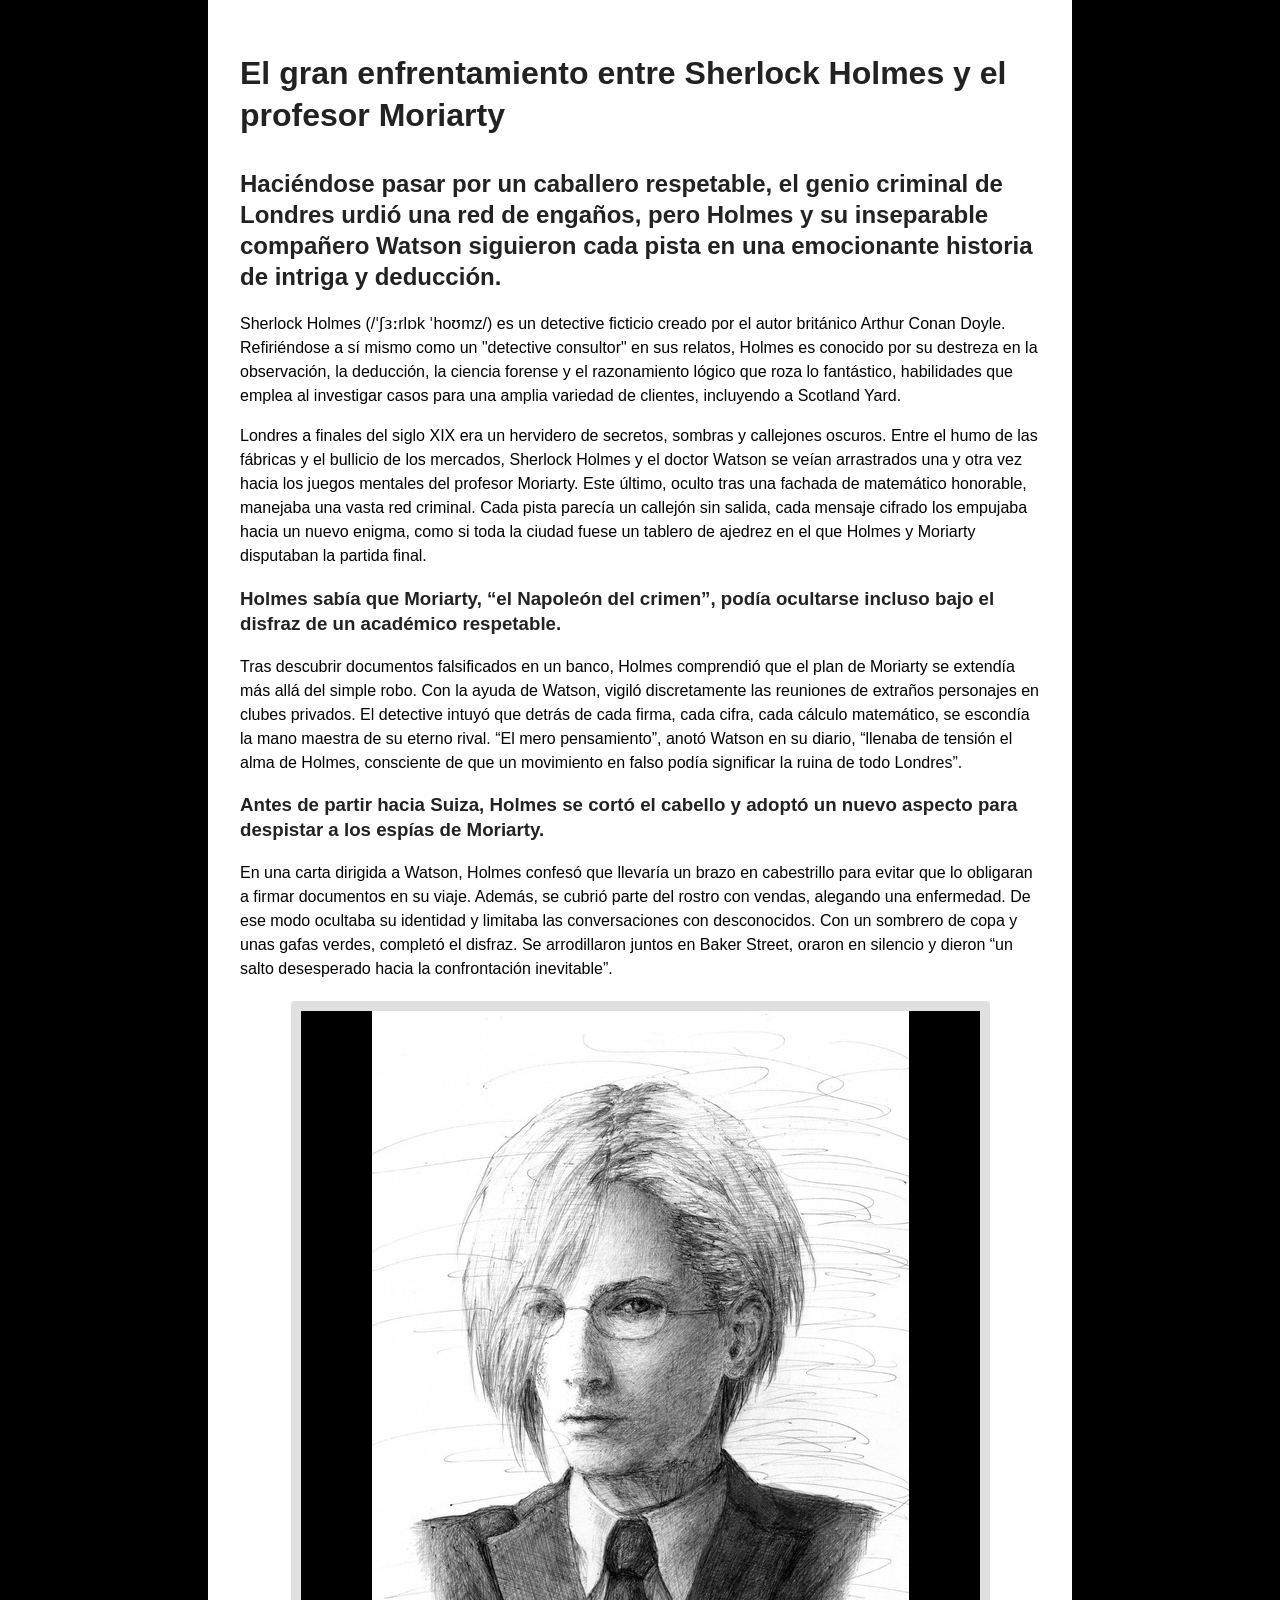
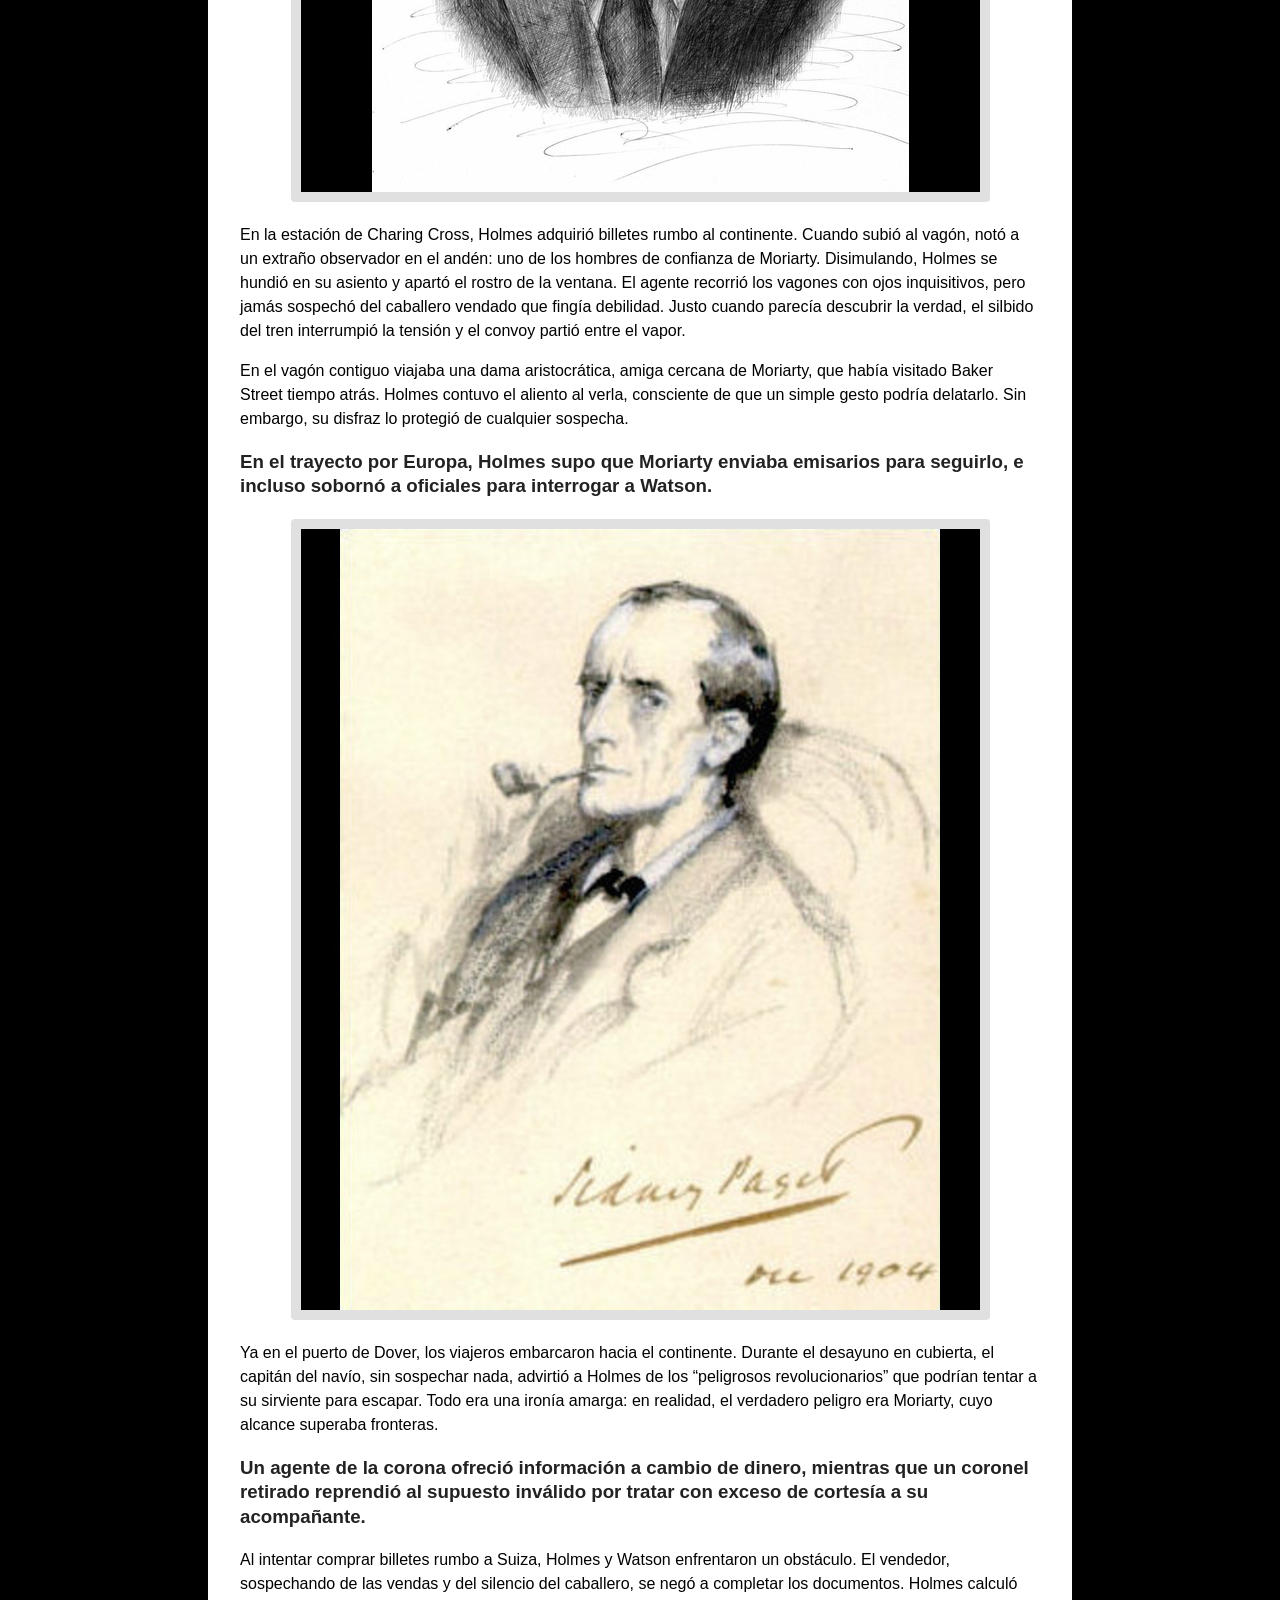
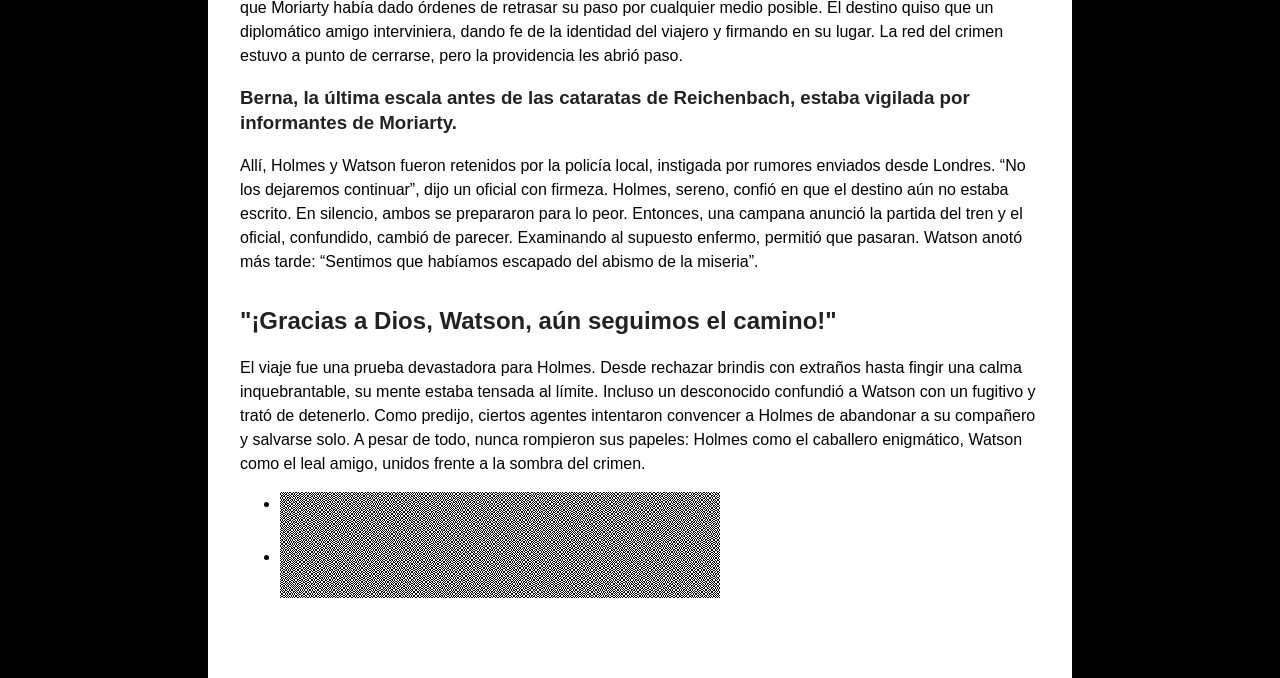
<file: HACK4GOV CHALLENGES-20260823T083409Z-1-001/HACK4GOV CHALLENGES/Files (11)/Files/index.html>
<!DOCTYPE html>
<html>

<head>
    <meta name="robots" content="noindex">
    <meta charset="utf-8">
    <meta http-equiv="X-UA-Compatible" content="IE=edge">
    <title>Find a message for you</title>
    <meta name="description" content="A secret message is in this page.">
    <link rel="stylesheet" href="main.css">

</head>

<body>

    <h1>El gran enfrentamiento entre Sherlock Holmes y el profesor Moriarty</h1>
	<h2>Haciéndose pasar por un caballero respetable, el genio criminal de Londres urdió una red de engaños, pero Holmes y su inseparable compañero Watson siguieron cada pista en una emocionante historia de intriga y deducción.
	</h2>

	<p>
		Sherlock Holmes (/ˈʃɜːrlɒk ˈhoʊmz/) es un detective ficticio creado por el autor británico Arthur Conan Doyle. Refiriéndose a sí mismo como un "detective consultor" en sus relatos, Holmes es conocido por su destreza en la observación, la deducción, la ciencia forense y el razonamiento lógico que roza lo fantástico, habilidades que emplea al investigar casos para una amplia variedad de clientes, incluyendo a Scotland Yard.
	</p>

	<p>
		Londres a finales del siglo XIX era un hervidero de secretos, sombras y callejones oscuros. Entre el humo de las fábricas y el bullicio de los mercados, Sherlock Holmes y el doctor Watson se veían arrastrados una y otra vez hacia los juegos mentales del profesor Moriarty. Este último, oculto tras una fachada de matemático honorable, manejaba una vasta red criminal. Cada pista parecía un callejón sin salida, cada mensaje cifrado los empujaba hacia un nuevo enigma, como si toda la ciudad fuese un tablero de ajedrez en el que Holmes y Moriarty disputaban la partida final.
	</p>

	<h3>Holmes sabía que Moriarty, “el Napoleón del crimen”, podía ocultarse incluso bajo el disfraz de un académico respetable.</h3>
	<p>
		Tras descubrir documentos falsificados en un banco, Holmes comprendió que el plan de Moriarty se extendía más allá del simple robo. Con la ayuda de Watson, vigiló discretamente las reuniones de extraños personajes en clubes privados. El detective intuyó que detrás de cada firma, cada cifra, cada cálculo matemático, se escondía la mano maestra de su eterno rival. “El mero pensamiento”, anotó Watson en su diario, “llenaba de tensión el alma de Holmes, consciente de que un movimiento en falso podía significar la ruina de todo Londres”.
	</p>

	<h3>Antes de partir hacia Suiza, Holmes se cortó el cabello y adoptó un nuevo aspecto para despistar a los espías de Moriarty.</h3>
	<p>
		En una carta dirigida a Watson, Holmes confesó que llevaría un brazo en cabestrillo para evitar que lo obligaran a firmar documentos en su viaje. Además, se cubrió parte del rostro con vendas, alegando una enfermedad. De ese modo ocultaba su identidad y limitaba las conversaciones con desconocidos. Con un sombrero de copa y unas gafas verdes, completó el disfraz. Se arrodillaron juntos en Baker Street, oraron en silencio y dieron “un salto desesperado hacia la confrontación inevitable”.
	</p>

	<a href="images/moriarty.jpg">
		<img alt="El profesor Moriarty, genio matemático y señor del crimen, ocultaba su verdadera naturaleza tras una fachada respetable." src="images/moriarty.jpg">
	</a>

	<p>
		En la estación de Charing Cross, Holmes adquirió billetes rumbo al continente. Cuando subió al vagón, notó a un extraño observador en el andén: uno de los hombres de confianza de Moriarty. Disimulando, Holmes se hundió en su asiento y apartó el rostro de la ventana. El agente recorrió los vagones con ojos inquisitivos, pero jamás sospechó del caballero vendado que fingía debilidad. Justo cuando parecía descubrir la verdad, el silbido del tren interrumpió la tensión y el convoy partió entre el vapor.
	</p>
	<p>
		En el vagón contiguo viajaba una dama aristocrática, amiga cercana de Moriarty, que había visitado Baker Street tiempo atrás. Holmes contuvo el aliento al verla, consciente de que un simple gesto podría delatarlo. Sin embargo, su disfraz lo protegió de cualquier sospecha.
	</p>

	<h3>En el trayecto por Europa, Holmes supo que Moriarty enviaba emisarios para seguirlo, e incluso sobornó a oficiales para interrogar a Watson.</h3>

	<a href="images/sherlock.jpg">
		<img alt="Sherlock Holmes, maestro del disfraz y de la deducción, nunca dejó de perseguir la verdad, incluso frente al mayor de los peligros." src="images/sherlock.jpg">
	</a>
	<p>
		Ya en el puerto de Dover, los viajeros embarcaron hacia el continente. Durante el desayuno en cubierta, el capitán del navío, sin sospechar nada, advirtió a Holmes de los “peligrosos revolucionarios” que podrían tentar a su sirviente para escapar. Todo era una ironía amarga: en realidad, el verdadero peligro era Moriarty, cuyo alcance superaba fronteras.
	</p>

	<h3>Un agente de la corona ofreció información a cambio de dinero, mientras que un coronel retirado reprendió al supuesto inválido por tratar con exceso de cortesía a su acompañante.</h3>
	<p>
		Al intentar comprar billetes rumbo a Suiza, Holmes y Watson enfrentaron un obstáculo. El vendedor, sospechando de las vendas y del silencio del caballero, se negó a completar los documentos. Holmes calculó que Moriarty había dado órdenes de retrasar su paso por cualquier medio posible. El destino quiso que un diplomático amigo interviniera, dando fe de la identidad del viajero y firmando en su lugar. La red del crimen estuvo a punto de cerrarse, pero la providencia les abrió paso.
	</p>

	<samp>HINT: visual cryptgraphy</samp>

	<h3>Berna, la última escala antes de las cataratas de Reichenbach, estaba vigilada por informantes de Moriarty.</h3>
	<p>
		Allí, Holmes y Watson fueron retenidos por la policía local, instigada por rumores enviados desde Londres. “No los dejaremos continuar”, dijo un oficial con firmeza. Holmes, sereno, confió en que el destino aún no estaba escrito. En silencio, ambos se prepararon para lo peor. Entonces, una campana anunció la partida del tren y el oficial, confundido, cambió de parecer. Examinando al supuesto enfermo, permitió que pasaran. Watson anotó más tarde: “Sentimos que habíamos escapado del abismo de la miseria”.
	</p>

	<h2>"¡Gracias a Dios, Watson, aún seguimos el camino!"</h2>
	<p>
		El viaje fue una prueba devastadora para Holmes. Desde rechazar brindis con extraños hasta fingir una calma inquebrantable, su mente estaba tensada al límite. Incluso un desconocido confundió a Watson con un fugitivo y trató de detenerlo. Como predijo, ciertos agentes intentaron convencer a Holmes de abandonar a su compañero y salvarse solo. A pesar de todo, nunca rompieron sus papeles: Holmes como el caballero enigmático, Watson como el leal amigo, unidos frente a la sombra del crimen.
	</p>
    <ul>
        <li><i class="sp sp-0"></i></li>
        <li><i class="sp sp-1"></i></li>
    </ul>

</body>

</html>
</file>
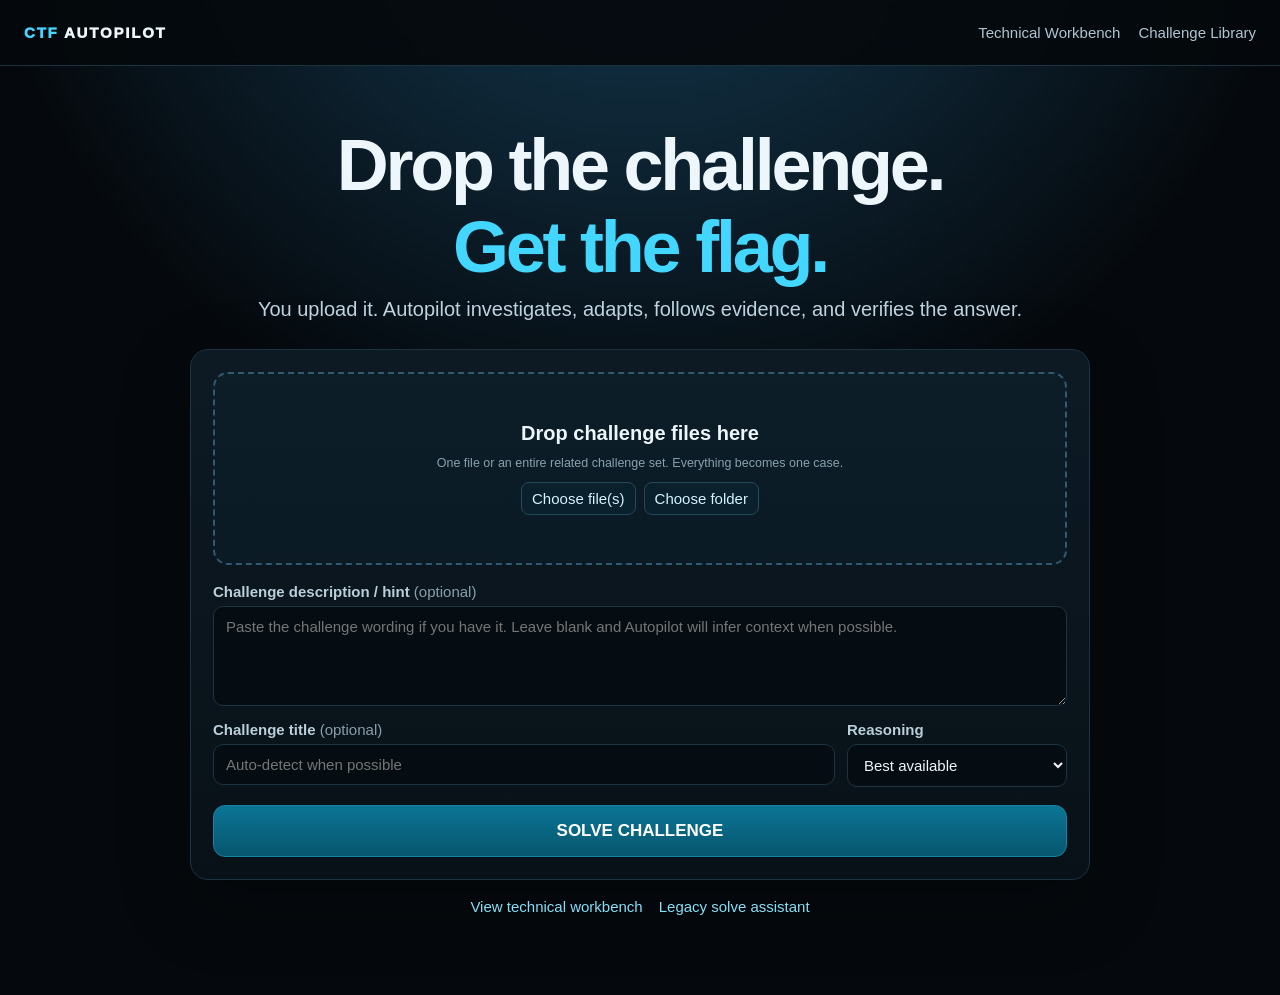
<file: frontend/autopilot.html>
<!doctype html>
<html lang="en">
<head>
<meta charset="utf-8">
<meta name="viewport" content="width=device-width,initial-scale=1">
<title>CTF AUTOPILOT</title>
<style>
:root{color-scheme:dark;--bg:#05090d;--panel:#0a131b;--line:#1c3442;--text:#edf6fb;--muted:#88a0ae;--cyan:#43d7ff;--green:#38df82;--amber:#ffd166}
*{box-sizing:border-box}body{margin:0;min-height:100vh;background:radial-gradient(circle at 50% -20%,#16405a 0,transparent 42rem),var(--bg);color:var(--text);font:15px Inter,Segoe UI,Arial,sans-serif}button,input,textarea,select{font:inherit}header{height:66px;border-bottom:1px solid var(--line);display:flex;align-items:center;justify-content:space-between;padding:0 24px;background:rgba(5,9,13,.92);backdrop-filter:blur(14px)}.brand{font-weight:950;letter-spacing:.12em}.brand span{color:var(--cyan)}header a{color:#afc5d2;text-decoration:none;margin-left:18px}main{width:min(900px,calc(100% - 28px));margin:0 auto;padding:58px 0 80px}.hero{text-align:center;margin-bottom:28px}.hero h1{font-size:clamp(38px,7vw,72px);margin:0;letter-spacing:-.045em}.hero h1 span{color:var(--cyan)}.tag{font-size:20px;color:#bed3df;margin-top:10px}.card{border:1px solid var(--line);background:linear-gradient(180deg,#0d1a24,#081117);border-radius:18px;padding:22px;box-shadow:0 24px 70px rgba(0,0,0,.25)}.drop{border:2px dashed #315970;border-radius:15px;padding:48px 20px;text-align:center;cursor:pointer;background:rgba(67,215,255,.025);transition:.15s}.drop:hover,.drop.active{border-color:var(--cyan);background:rgba(67,215,255,.07)}.drop strong{display:block;font-size:20px;margin-bottom:8px}.drop small{color:var(--muted)}.pickers{display:flex;justify-content:center;gap:8px;margin-top:12px;flex-wrap:wrap}.mini{border:1px solid #24495c;background:#0a202c;color:#d4f3ff;border-radius:8px;padding:7px 10px;cursor:pointer}.selected{margin-top:12px;color:#cce7f4;font-weight:700}.context{margin-top:18px}label{display:block;color:#b9cfda;margin:12px 0 6px;font-weight:700}textarea,input,select{width:100%;border:1px solid var(--line);background:#050d12;color:var(--text);padding:11px 12px;border-radius:10px;outline:none}textarea{min-height:100px;resize:vertical}textarea:focus,input:focus,select:focus{border-color:var(--cyan)}.row{display:grid;grid-template-columns:1fr 220px;gap:12px}@media(max-width:650px){.row{grid-template-columns:1fr}}button.solve{width:100%;margin-top:18px;border:1px solid #1683a4;border-radius:12px;background:linear-gradient(180deg,#0b7595,#07566e);color:white;padding:15px;font-weight:900;font-size:17px;cursor:pointer}button.solve:hover{filter:brightness(1.08)}button:disabled{opacity:.55;cursor:wait}.hidden{display:none!important}.status-card{margin-top:18px}.state{font-size:12px;letter-spacing:.14em;color:var(--cyan);font-weight:900}.progress-title{font-size:26px;font-weight:900;margin:6px 0}.plan{color:#b9ccd6;margin-bottom:16px}.bar{height:7px;border-radius:10px;background:#0d2633;overflow:hidden;margin:12px 0 20px}.bar span{display:block;height:100%;width:16%;background:linear-gradient(90deg,#1ba0c7,#48e7ff);transition:.3s}.timeline{max-height:330px;overflow:auto;border-top:1px solid var(--line)}.event{padding:11px 2px;border-bottom:1px solid #142630;color:#cadbe4}.event small{display:block;color:var(--muted);margin-top:3px}.event.progress{color:#bff7d4}.event.fallback,.event.adapt{color:#ffe2a3}.event.solved{color:var(--green);font-weight:800}.result{text-align:center;padding:32px 20px}.check{font-size:44px;color:var(--green)}.result h2{margin:8px 0 18px}.flag{font:900 clamp(22px,5vw,38px) Consolas,monospace;color:var(--green);word-break:break-word;padding:18px;border:1px solid rgba(56,223,130,.35);border-radius:12px;background:rgba(56,223,130,.05)}.confidence{color:var(--muted);margin:13px 0}.copy{border:1px solid #2b7350;background:#133b2a;color:#d9ffea;padding:10px 16px;border-radius:9px;cursor:pointer;font-weight:800}.blocked{border-color:#705d2f;background:linear-gradient(180deg,#211c0e,#11100a)}.blocked .state{color:var(--amber)}details{margin-top:18px;border-top:1px solid var(--line);padding-top:14px}summary{cursor:pointer;color:#bcd3df;font-weight:800}.stats{display:grid;grid-template-columns:repeat(auto-fit,minmax(120px,1fr));gap:8px;margin-top:12px}.stat{padding:10px;border-radius:9px;background:#07121a;border:1px solid #17303e}.stat b{display:block;font-size:18px}.stat small{color:var(--muted)}.technical{font:12px Consolas,monospace;white-space:pre-wrap;color:#a9bec9;margin-top:12px}.links{text-align:center;margin-top:18px}.links a{color:#86dff7;margin:0 8px;text-decoration:none}.retry{color:var(--amber);font-size:13px;margin-top:8px}.evidence-button{border:1px solid #7b652f;background:#2b240f;color:#ffe7a6;border-radius:9px;padding:10px 14px;font-weight:800;cursor:pointer}
</style>
</head>
<body>
<header><div class="brand"><span>CTF</span> AUTOPILOT</div><nav><a href="/workbench">Technical Workbench</a><a href="/challenge-library">Challenge Library</a></nav></header>
<main>
<section class="hero"><h1>Drop the challenge.<br><span>Get the flag.</span></h1><div class="tag">You upload it. Autopilot investigates, adapts, follows evidence, and verifies the answer.</div></section>

<section id="uploadCard" class="card">
  <div id="drop" class="drop">
    <strong>Drop challenge files here</strong>
    <small>One file or an entire related challenge set. Everything becomes one case.</small>
    <div class="pickers"><button type="button" id="pickFiles" class="mini">Choose file(s)</button><button type="button" id="pickFolder" class="mini">Choose folder</button></div>
    <input id="file" type="file" multiple hidden>
    <input id="folder" type="file" webkitdirectory directory multiple hidden>
  </div>
  <div id="selected" class="selected hidden"></div>
  <div class="context">
    <label for="description">Challenge description / hint <span style="color:var(--muted);font-weight:400">(optional)</span></label>
    <textarea id="description" placeholder="Paste the challenge wording if you have it. Leave blank and Autopilot will infer context when possible."></textarea>
    <div class="row">
      <div><label for="title">Challenge title <span style="color:var(--muted);font-weight:400">(optional)</span></label><input id="title" placeholder="Auto-detect when possible"></div>
      <div><label for="mode">Reasoning</label><select id="mode"><option value="auto">Best available</option><option value="local">Local only</option><option value="ai">Enhanced</option></select></div>
    </div>
    <button id="solve" class="solve">SOLVE CHALLENGE</button>
  </div>
</section>

<section id="statusCard" class="card status-card hidden">
  <div id="state" class="state">INVESTIGATING</div>
  <div id="progressTitle" class="progress-title">Understanding challenge…</div>
  <div id="plan" class="plan"></div>
  <div class="bar"><span id="bar"></span></div>
  <div id="retry" class="retry hidden">Connection interrupted. Autopilot is retrying automatically…</div>
  <div id="timeline" class="timeline"></div>
  <details><summary>View investigation</summary><div id="stats" class="stats"></div><pre id="technical" class="technical"></pre></details>
</section>

<section id="resultCard" class="card status-card hidden">
  <div class="result">
    <div class="check">✓</div><h2>CHALLENGE SOLVED</h2>
    <div id="flag" class="flag"></div>
    <div id="confidence" class="confidence"></div>
    <button id="copy" class="copy">COPY FLAG</button>
    <div id="why" class="plan" style="margin-top:16px"></div>
  </div>
</section>

<section id="blockedCard" class="card status-card blocked hidden">
  <div class="state">CASE SUSPENDED — EXTERNAL BLOCKER</div>
  <div class="progress-title">A required piece is outside the current evidence</div>
  <div id="blocker" class="plan"></div>
  <p style="color:var(--muted)">The case is preserved. Add the missing file/share/key material and Autopilot resumes from the existing investigation instead of starting over.</p>
  <button id="addEvidence" class="evidence-button">ADD NEW EVIDENCE & RESUME</button>
  <input id="evidence" type="file" multiple hidden>
</section>

<div class="links"><a href="/workbench">View technical workbench</a><a href="/solve-assistant">Legacy solve assistant</a></div>
</main>
<script>
const $=id=>document.getElementById(id);
let selectedFiles=[],rootId=null,caseId=null,running=false,continueTimer=null;
async function api(url,opt={}){const r=await fetch(url,opt);let x;try{x=await r.json()}catch{x={detail:await r.text()}}if(!r.ok)throw new Error(x.detail||('HTTP '+r.status));return x}
function esc(s){return String(s??'').replace(/[&<>"']/g,c=>({'&':'&amp;','<':'&lt;','>':'&gt;','"':'&quot',"'":'&#39;'}[c]))}
function chooseFiles(list){selectedFiles=[...list];if(!selectedFiles.length)return;const total=selectedFiles.reduce((n,f)=>n+f.size,0);const names=selectedFiles.slice(0,4).map(f=>f.webkitRelativePath||f.name).join(', ');$('selected').textContent=`Selected ${selectedFiles.length} file(s), ${(total/1024/1024).toFixed(2)} MB: ${names}${selectedFiles.length>4?'…':''}`;$('selected').classList.remove('hidden')}
$('pickFiles').onclick=e=>{e.stopPropagation();$('file').click()};$('pickFolder').onclick=e=>{e.stopPropagation();$('folder').click()};$('file').onchange=e=>chooseFiles(e.target.files);$('folder').onchange=e=>chooseFiles(e.target.files);$('drop').onclick=()=>$('file').click();
$('drop').ondragover=e=>{e.preventDefault();$('drop').classList.add('active')};$('drop').ondragleave=()=>$('drop').classList.remove('active');$('drop').ondrop=e=>{e.preventDefault();$('drop').classList.remove('active');if(e.dataTransfer.files.length)chooseFiles(e.dataTransfer.files)};
function stagePct(stage){return Math.min(94,8+Number(stage||1)*12)}
function render(x){caseId=x.case_id;rootId=x.root_artifact_id;$('statusCard').classList.remove('hidden');$('state').textContent=x.state.replaceAll('_',' ');$('progressTitle').textContent=x.state==='STRATEGY_RESET'?'Changing strategy…':x.state==='FALLBACK'?'Trying another method…':x.state==='FOLLOWING_EVIDENCE'?'Following new evidence…':'Investigating…';$('plan').textContent=x.current_plan||'';$('bar').style.width=stagePct(x.stage)+'%';$('timeline').innerHTML=(x.timeline||[]).map(e=>`<div class="event ${esc(e.level)}">${esc(e.message)}<small>${esc(e.created_at)}</small></div>`).join('');let counts={};for(const a of (x.action_counts||[]))counts[a.state]=(counts[a.state]||0)+Number(a.n||0);$('stats').innerHTML=`<div class="stat"><b>${x.artifact_count||0}</b><small>Artifacts</small></div><div class="stat"><b>${counts.SUCCESS||0}</b><small>Successful actions</small></div><div class="stat"><b>${counts.FAILED||0}</b><small>Failed paths adapted</small></div><div class="stat"><b>${x.strategy_resets||0}</b><small>Strategy resets</small></div>`;$('technical').textContent=JSON.stringify({case_id:x.case_id,stage:x.stage_name,stagnation:x.stagnation,dead_ends:x.dead_end_count,tick:x.tick||null,context_source:x.context_source||null},null,2);
if(x.state==='SOLVED'&&x.flag){running=false;$('solve').disabled=false;$('solve').textContent='SOLVE ANOTHER CHALLENGE';$('statusCard').classList.add('hidden');$('blockedCard').classList.add('hidden');$('resultCard').classList.remove('hidden');$('flag').textContent=x.flag;$('confidence').textContent=`Confidence: ${Math.round((x.confidence||0)*100)}%`;$('why').textContent=(x.reasoning&&x.reasoning.reasoning_summary)?String(x.reasoning.reasoning_summary).slice(0,700):'Recovered and verified from challenge evidence.';return 'done'}
if(x.state==='SUSPENDED_EXTERNAL_BLOCKER'){running=false;$('solve').disabled=false;$('solve').textContent='SOLVE CHALLENGE';$('blockedCard').classList.remove('hidden');$('blocker').textContent=x.blocker||'Required external evidence is unavailable.';return 'done'}return 'continue'}
async function upload(){await api('/api/workbench/clear-demo',{method:'POST'});const form=new FormData();for(const f of selectedFiles)form.append('files',f,f.webkitRelativePath||f.name);const r=await api('/api/autopilot/upload',{method:'POST',body:form});return r.root_artifact_id}
async function advance(first=false){if(!running)return;try{$('retry').classList.add('hidden');let x;if(first){x=await api('/api/autopilot/start',{method:'POST',headers:{'Content-Type':'application/json'},body:JSON.stringify({root_artifact_id:rootId,title:$('title').value,description:$('description').value,mode:$('mode').value})})}else{x=await api(`/api/autopilot/cases/${caseId}/continue`,{method:'POST',headers:{'Content-Type':'application/json'},body:JSON.stringify({mode:$('mode').value})})}const state=render(x);if(state==='continue'&&running)continueTimer=setTimeout(()=>advance(false),350)}catch(e){if(!running)return;$('retry').classList.remove('hidden');$('retry').textContent='Investigation request interrupted: '+e.message+' — retrying automatically…';continueTimer=setTimeout(()=>advance(caseId===null),1500)}}
$('solve').onclick=async()=>{if(running)return;if(!selectedFiles.length){$('file').click();return}running=true;caseId=null;$('solve').disabled=true;$('solve').textContent='AUTOPILOT RUNNING…';$('resultCard').classList.add('hidden');$('blockedCard').classList.add('hidden');$('statusCard').classList.remove('hidden');$('timeline').innerHTML='<div class="event">Uploading challenge and starting investigation…</div>';try{rootId=await upload();await advance(true)}catch(e){running=false;$('solve').disabled=false;$('solve').textContent='SOLVE CHALLENGE';$('retry').classList.remove('hidden');$('retry').textContent='Upload/start interrupted: '+e.message}}
$('copy').onclick=async()=>{await navigator.clipboard.writeText($('flag').textContent);$('copy').textContent='COPIED ✓';setTimeout(()=>$('copy').textContent='COPY FLAG',1200)};
$('addEvidence').onclick=()=>$('evidence').click();$('evidence').onchange=async e=>{const files=[...e.target.files];if(!files.length||!caseId)return;const form=new FormData();for(const f of files)form.append('files',f,f.webkitRelativePath||f.name);$('addEvidence').disabled=true;$('addEvidence').textContent='ADDING EVIDENCE…';try{await api(`/api/autopilot/cases/${caseId}/evidence`,{method:'POST',body:form});$('blockedCard').classList.add('hidden');running=true;$('statusCard').classList.remove('hidden');$('addEvidence').disabled=false;$('addEvidence').textContent='ADD NEW EVIDENCE & RESUME';advance(false)}catch(err){$('addEvidence').disabled=false;$('addEvidence').textContent='ADD NEW EVIDENCE & RESUME';$('blocker').textContent='Could not attach evidence: '+err.message}};
</script>
</body>
</html>
</file>
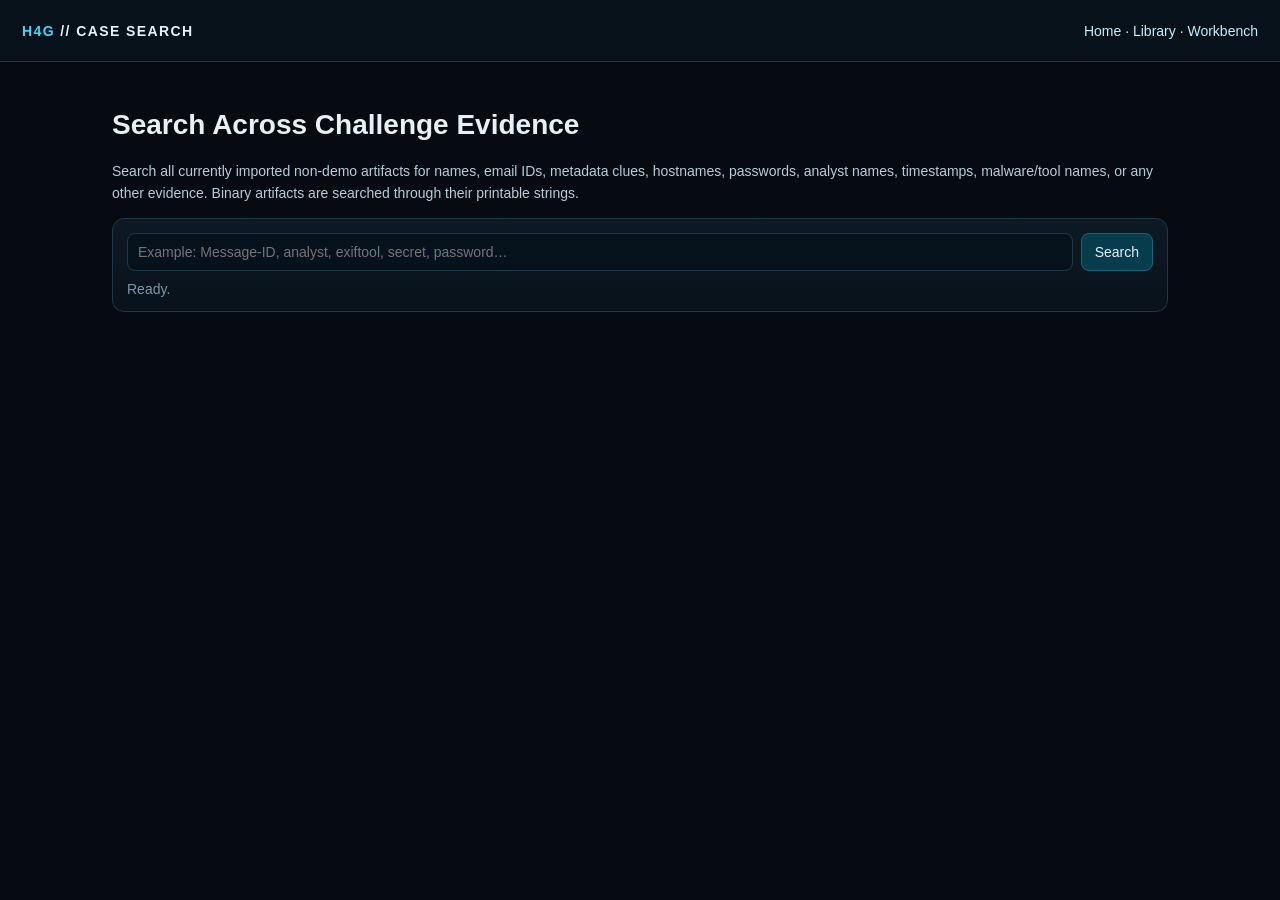
<file: frontend/case_search.html>
<!doctype html>
<html lang="en">
<head>
<meta charset="utf-8"><meta name="viewport" content="width=device-width,initial-scale=1">
<title>H4G Case Search</title>
<style>
:root{color-scheme:dark;--bg:#050b11;--panel:#0a151f;--border:#203746;--text:#e7f0f6;--muted:#7d96a8;--cyan:#42d4ff;--green:#3ad67d;--red:#ff6f6f}
*{box-sizing:border-box}body{margin:0;background:var(--bg);color:var(--text);font:14px Inter,Segoe UI,Arial,sans-serif}header{height:62px;display:flex;align-items:center;justify-content:space-between;padding:0 22px;border-bottom:1px solid var(--border);background:#07111a}.brand{font-weight:900;letter-spacing:.1em}.brand span{color:var(--cyan)}a{color:#bfefff;text-decoration:none}main{max-width:1100px;margin:auto;padding:28px 22px}.lead{color:#b8ccd8;line-height:1.6}.card{background:linear-gradient(180deg,#0d1924,#08121b);border:1px solid var(--border);border-radius:12px;margin-bottom:16px;overflow:hidden}.inside{padding:14px}.toolbar{display:flex;gap:8px;flex-wrap:wrap}input,button{font:inherit}input{flex:1;min-width:260px;background:#06121b;color:var(--text);border:1px solid var(--border);border-radius:8px;padding:10px}button{background:#073c4d;border:1px solid #17657b;color:var(--text);padding:9px 13px;border-radius:8px;cursor:pointer}button:hover{border-color:var(--cyan)}.status{margin-top:10px;color:var(--muted)}.match{border:1px solid #1b3342;border-radius:9px;background:#07131c;margin-bottom:9px;padding:10px}.match strong{color:#d8eef7}.match small{display:block;color:var(--muted);margin:3px 0 8px}.snippet{font:12px Consolas,monospace;white-space:pre-wrap;word-break:break-word;background:#040b10;padding:9px;border-radius:6px}.empty{color:var(--muted);text-align:center;padding:24px}
</style>
</head>
<body>
<header><div class="brand"><span>H4G</span> // CASE SEARCH</div><nav><a href="/">Home</a> · <a href="/challenge-library">Library</a> · <a href="/workbench">Workbench</a></nav></header>
<main>
<h1>Search Across Challenge Evidence</h1>
<p class="lead">Search all currently imported non-demo artifacts for names, email IDs, metadata clues, hostnames, passwords, analyst names, timestamps, malware/tool names, or any other evidence. Binary artifacts are searched through their printable strings.</p>
<div class="card"><div class="inside"><div class="toolbar"><input id="q" placeholder="Example: Message-ID, analyst, exiftool, secret, password…"><button id="go">Search</button></div><div id="status" class="status">Ready.</div></div></div>
<div id="results"></div>
</main>
<script>
const $=id=>document.getElementById(id);const esc=s=>String(s??'').replaceAll('&','&amp;').replaceAll('<','&lt;').replaceAll('>','&gt;');
async function run(){const q=$('q').value.trim();if(q.length<2)return;$('go').disabled=true;$('status').textContent='Searching up to 300 artifacts…';try{const r=await fetch('/api/h4g/case-search?q='+encodeURIComponent(q));const t=await r.text();if(!r.ok)throw new Error(t);const x=JSON.parse(t);$('status').textContent=`Scanned ${x.artifacts_scanned} artifact(s); ${x.matches.length} match(es).`;$('results').innerHTML=x.matches.length?x.matches.map(m=>`<div class="match"><strong>${esc(m.filename)}</strong><small>${esc(m.artifact_id)} · ${esc(m.kind)} · ${esc(m.technique||'')}</small><div class="snippet">${esc(m.snippet)}</div></div>`).join(''):'<div class="empty">No matches.</div>'}catch(e){$('status').textContent='Search failed: '+e.message}finally{$('go').disabled=false}}
$('go').onclick=run;$('q').onkeydown=e=>{if(e.key==='Enter')run()};
</script>
</body>
</html>
</file>
<file: HACK4GOV CHALLENGES-20260823T083409Z-1-001/HACK4GOV CHALLENGES/Files (11)/Files/main.css>
html {
    background: #e6e9e9;
    background-image: linear-gradient(270deg, rgb(0, 0, 0) 0%, rgb(0, 0, 0) 100%);
    -webkit-font-smoothing: antialiased;
}

body {
    background: #ffffff;
    box-shadow: 0 0 2px rgba(253, 130, 130, 0.06);
    color: #000000;
    font-family: "Helvetica Neue", Helvetica, Arial, sans-serif;
    font-size: 16px;
    line-height: 1.5;
    margin: 0 auto;
    max-width: 800px;
    padding: 2em 2em 4em;
}

h1, h2, h3, h4, h5, h6 {
    color: #222;
    font-weight: 600;
    line-height: 1.3;
}

h2 {
    margin-top: 1.3em;
}

a {
    color: #0083e8;
}

b, strong {
    font-weight: 600;
}

samp {
    display: none;
}

img {
    animation: colorize 2s cubic-bezier(0, 0, .78, .36) 1;
    background: transparent;
    border: 10px solid rgba(0, 0, 0, 0.12);
    border-radius: 4px;
    display: block;
    margin: 1.3em auto;
    max-width: 95%;
}


			
.sp {
    background-image: url([data-uri]);
    background-repeat: no-repeat;
    display: block;
}

.sp-0 {
    width: 440px;
    height: 53px;
    background-position: 0 0;
}

.sp-1 {
    width: 440px;
    height: 53px;
    background-position: 0 -53px;
}
		

@keyframes colorize {
    0% {
        -webkit-filter: grayscale(100%);
        filter: grayscale(100%);
    }
    100% {
        -webkit-filter: grayscale(0%);
        filter: grayscale(0%);
    }
}
</file>
